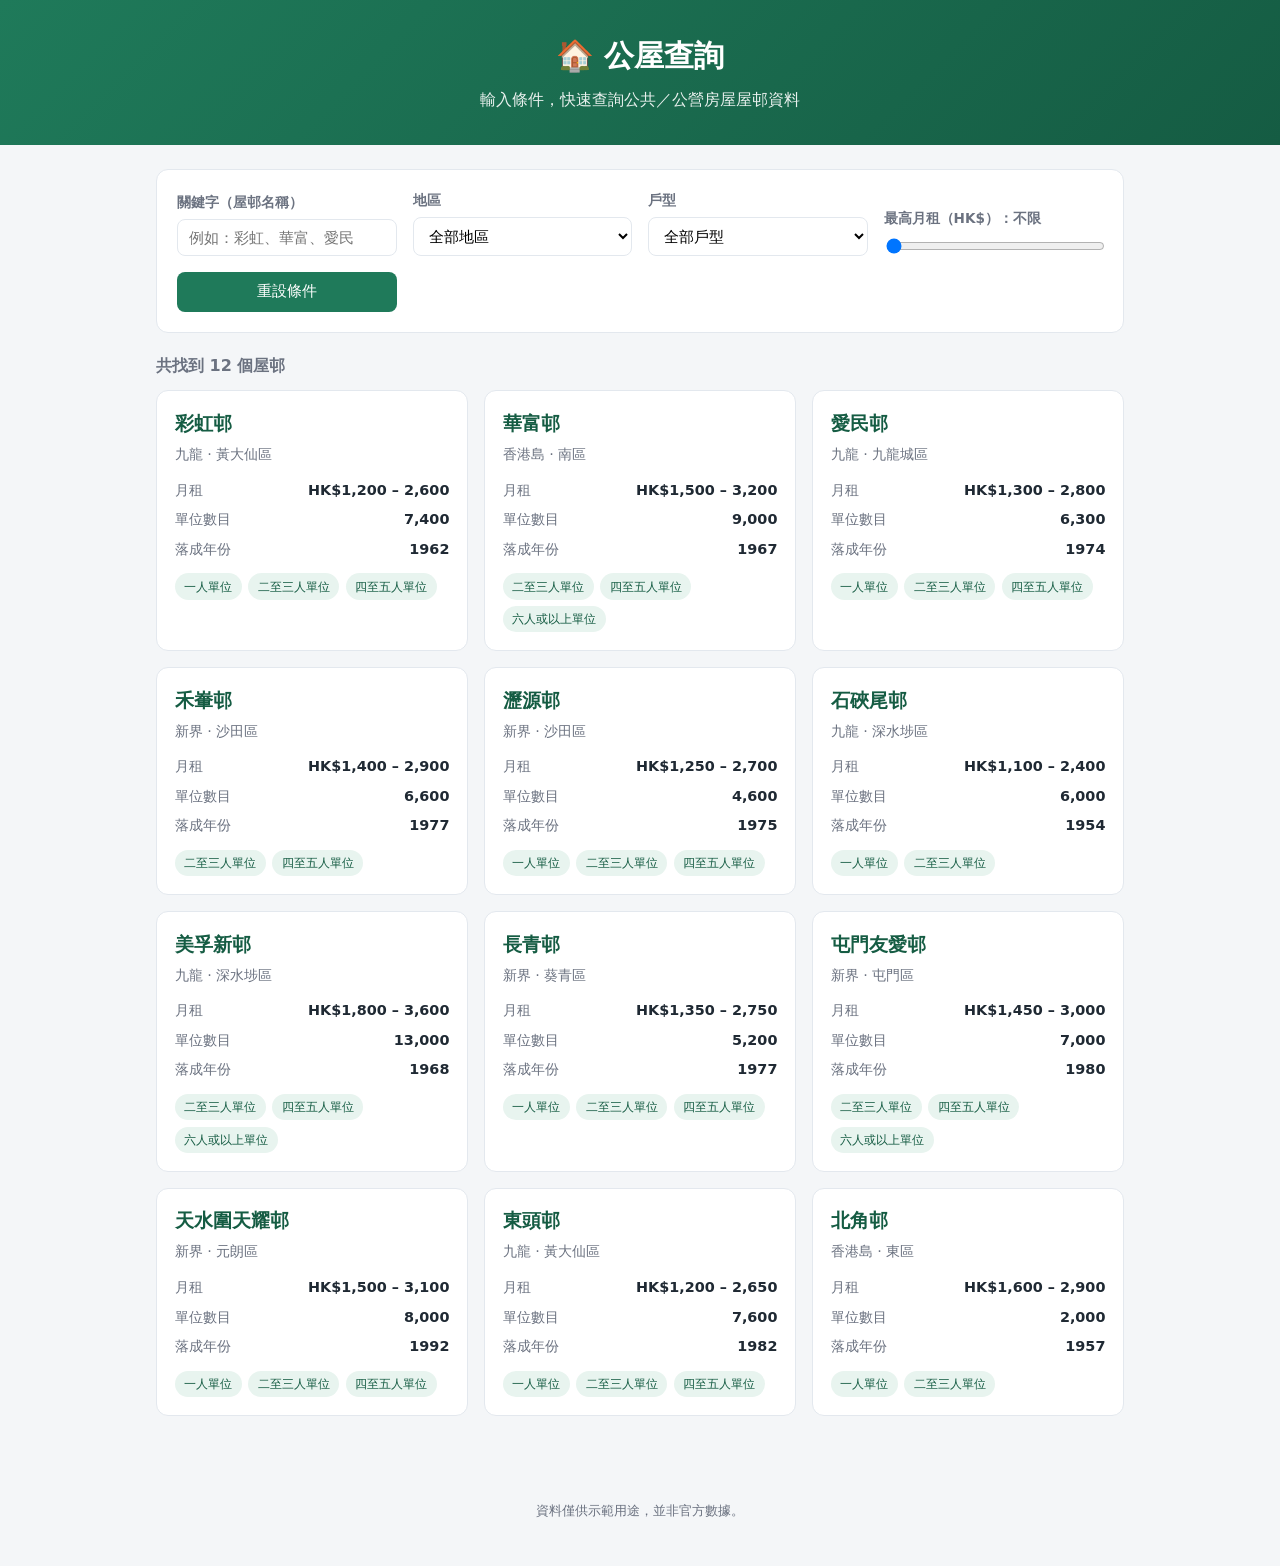
<file: index.html>
<!DOCTYPE html>
<html lang="zh-Hant">
<head>
  <meta charset="UTF-8" />
  <meta name="viewport" content="width=device-width, initial-scale=1.0" />
  <title>公屋查詢 · Public Housing Search</title>
  <link rel="stylesheet" href="styles.css" />
</head>
<body>
  <header class="site-header">
    <h1>🏠 公屋查詢</h1>
    <p class="subtitle">輸入條件，快速查詢公共／公營房屋屋邨資料</p>
  </header>

  <main class="container">
    <section class="filters" aria-label="搜尋條件">
      <div class="field">
        <label for="keyword">關鍵字（屋邨名稱）</label>
        <input id="keyword" type="search" placeholder="例如：彩虹、華富、愛民" autocomplete="off" />
      </div>

      <div class="field">
        <label for="region">地區</label>
        <select id="region">
          <option value="">全部地區</option>
        </select>
      </div>

      <div class="field">
        <label for="flatType">戶型</label>
        <select id="flatType">
          <option value="">全部戶型</option>
        </select>
      </div>

      <div class="field">
        <label for="maxRent">最高月租（HK$）：<span id="maxRentValue">不限</span></label>
        <input id="maxRent" type="range" min="0" max="5000" step="100" value="0" />
      </div>

      <button id="resetBtn" type="button" class="reset-btn">重設條件</button>
    </section>

    <p id="resultCount" class="result-count" role="status"></p>

    <section id="results" class="results" aria-live="polite"></section>
  </main>

  <footer class="site-footer">
    <p>資料僅供示範用途，並非官方數據。</p>
  </footer>

  <script src="data.js"></script>
  <script src="app.js"></script>
</body>
</html>
</file>
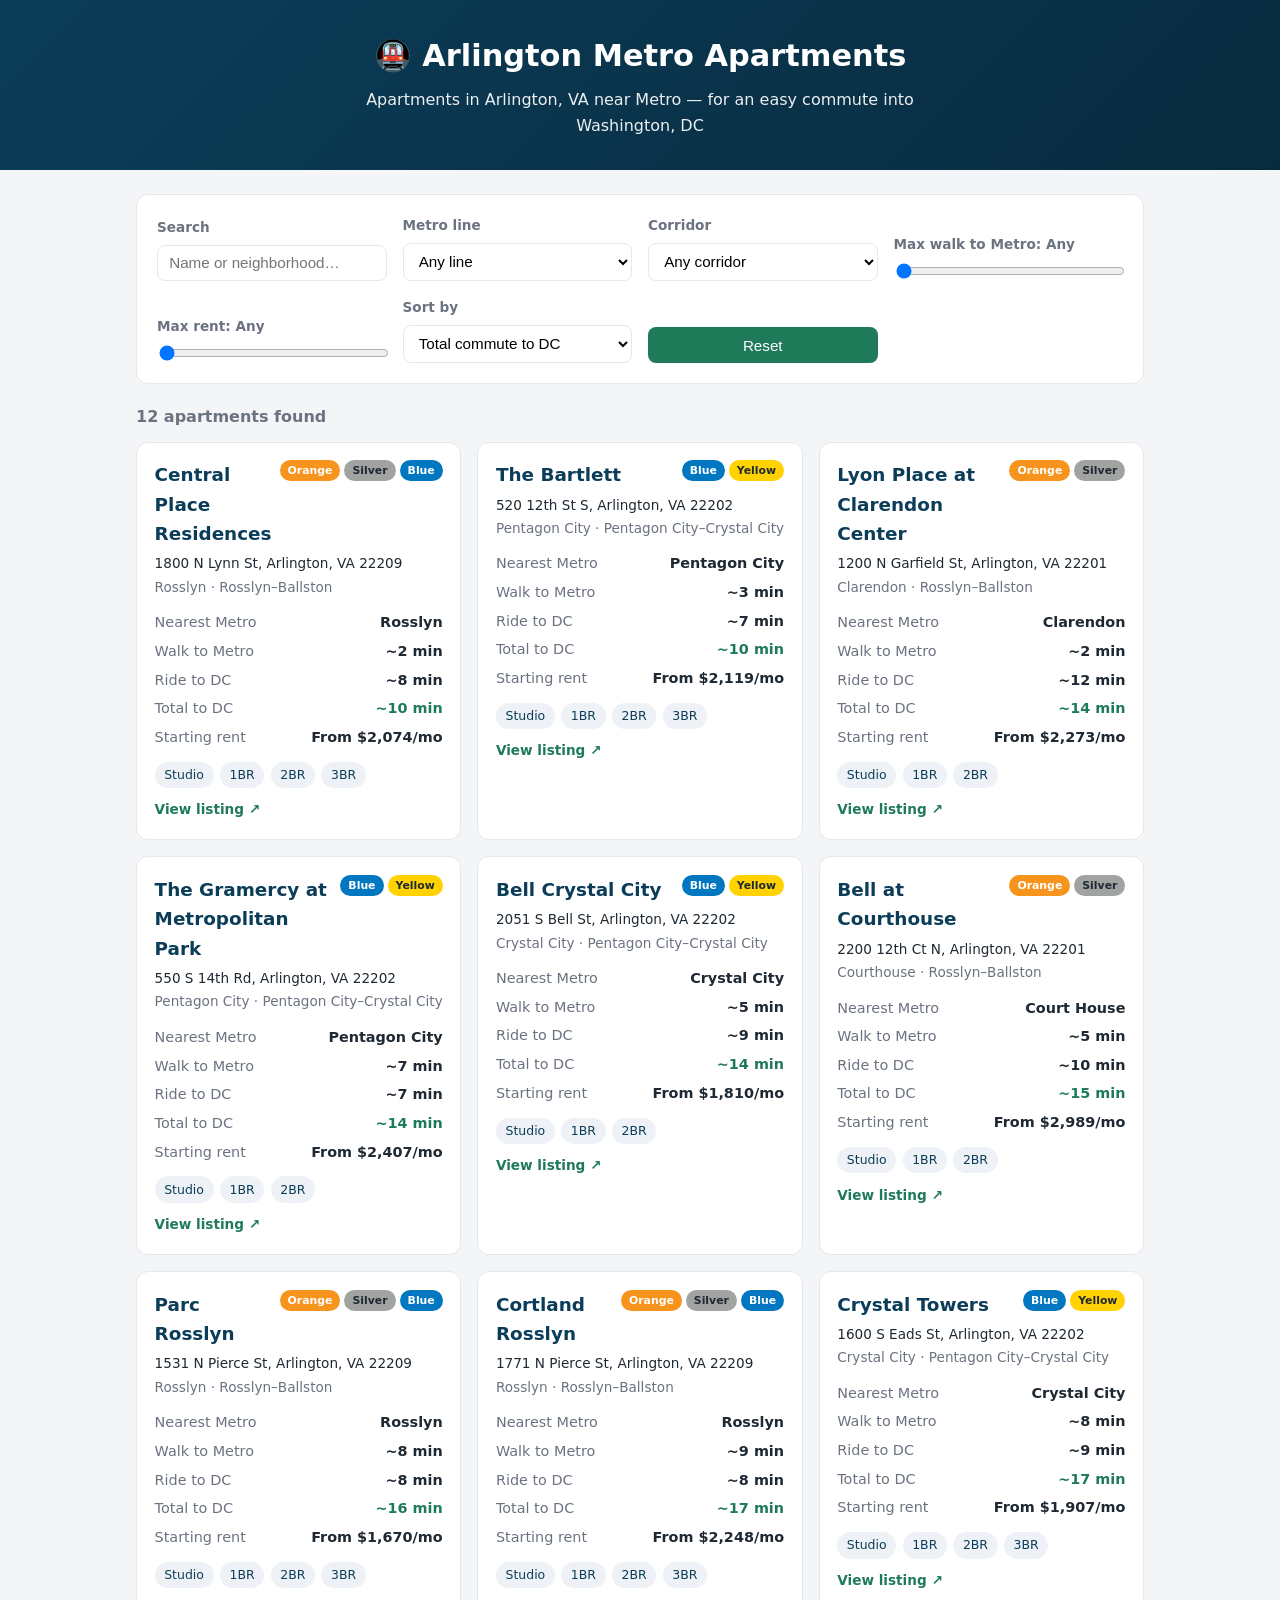
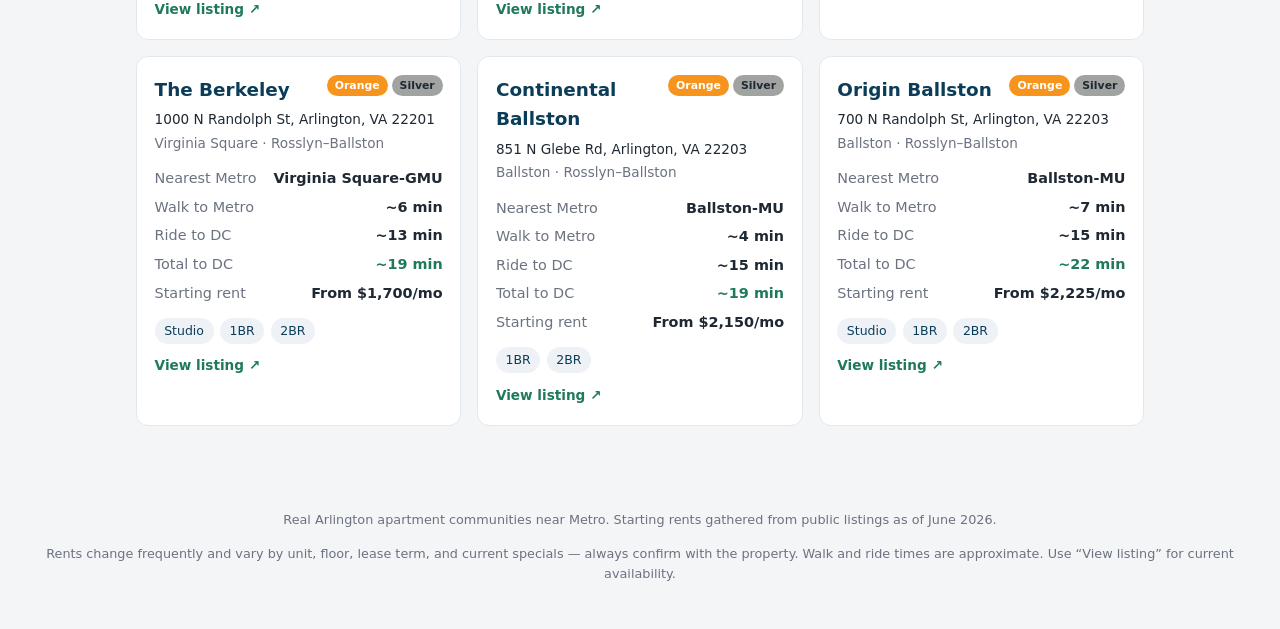
<file: arlington-apartments/index.html>
<!DOCTYPE html>
<html lang="en">
<head>
  <meta charset="UTF-8" />
  <meta name="viewport" content="width=device-width, initial-scale=1.0" />
  <title>Arlington Metro Apartments · Easy Commute to DC</title>
  <link rel="stylesheet" href="styles.css" />
</head>
<body>
  <header class="site-header">
    <h1>🚇 Arlington Metro Apartments</h1>
    <p class="subtitle">Apartments in Arlington, VA near Metro — for an easy commute into Washington, DC</p>
  </header>

  <main class="container">
    <section class="filters" aria-label="Filters">
      <div class="field">
        <label for="keyword">Search</label>
        <input id="keyword" type="search" placeholder="Name or neighborhood…" autocomplete="off" />
      </div>

      <div class="field">
        <label for="line">Metro line</label>
        <select id="line">
          <option value="">Any line</option>
          <option value="Orange">Orange</option>
          <option value="Silver">Silver</option>
          <option value="Blue">Blue</option>
          <option value="Yellow">Yellow</option>
        </select>
      </div>

      <div class="field">
        <label for="corridor">Corridor</label>
        <select id="corridor">
          <option value="">Any corridor</option>
        </select>
      </div>

      <div class="field">
        <label for="maxWalk">Max walk to Metro: <span id="maxWalkValue">Any</span></label>
        <input id="maxWalk" type="range" min="0" max="10" step="1" value="0" />
      </div>

      <div class="field">
        <label for="maxRent">Max rent: <span id="maxRentValue">Any</span></label>
        <input id="maxRent" type="range" min="0" max="5000" step="100" value="0" />
      </div>

      <div class="field">
        <label for="sort">Sort by</label>
        <select id="sort">
          <option value="commute">Total commute to DC</option>
          <option value="walk">Walk to Metro</option>
          <option value="rentLow">Rent: low to high</option>
          <option value="rentHigh">Rent: high to low</option>
        </select>
      </div>

      <button id="resetBtn" type="button" class="reset-btn">Reset</button>
    </section>

    <p id="resultCount" class="result-count" role="status"></p>

    <section id="results" class="results" aria-live="polite"></section>
  </main>

  <footer class="site-footer">
    <p id="dataNote"></p>
    <p>Rents change frequently and vary by unit, floor, lease term, and current specials — always confirm with the property. Walk and ride times are approximate. Use “View listing” for current availability.</p>
  </footer>

  <script src="data.js"></script>
  <script src="app.js"></script>
</body>
</html>
</file>
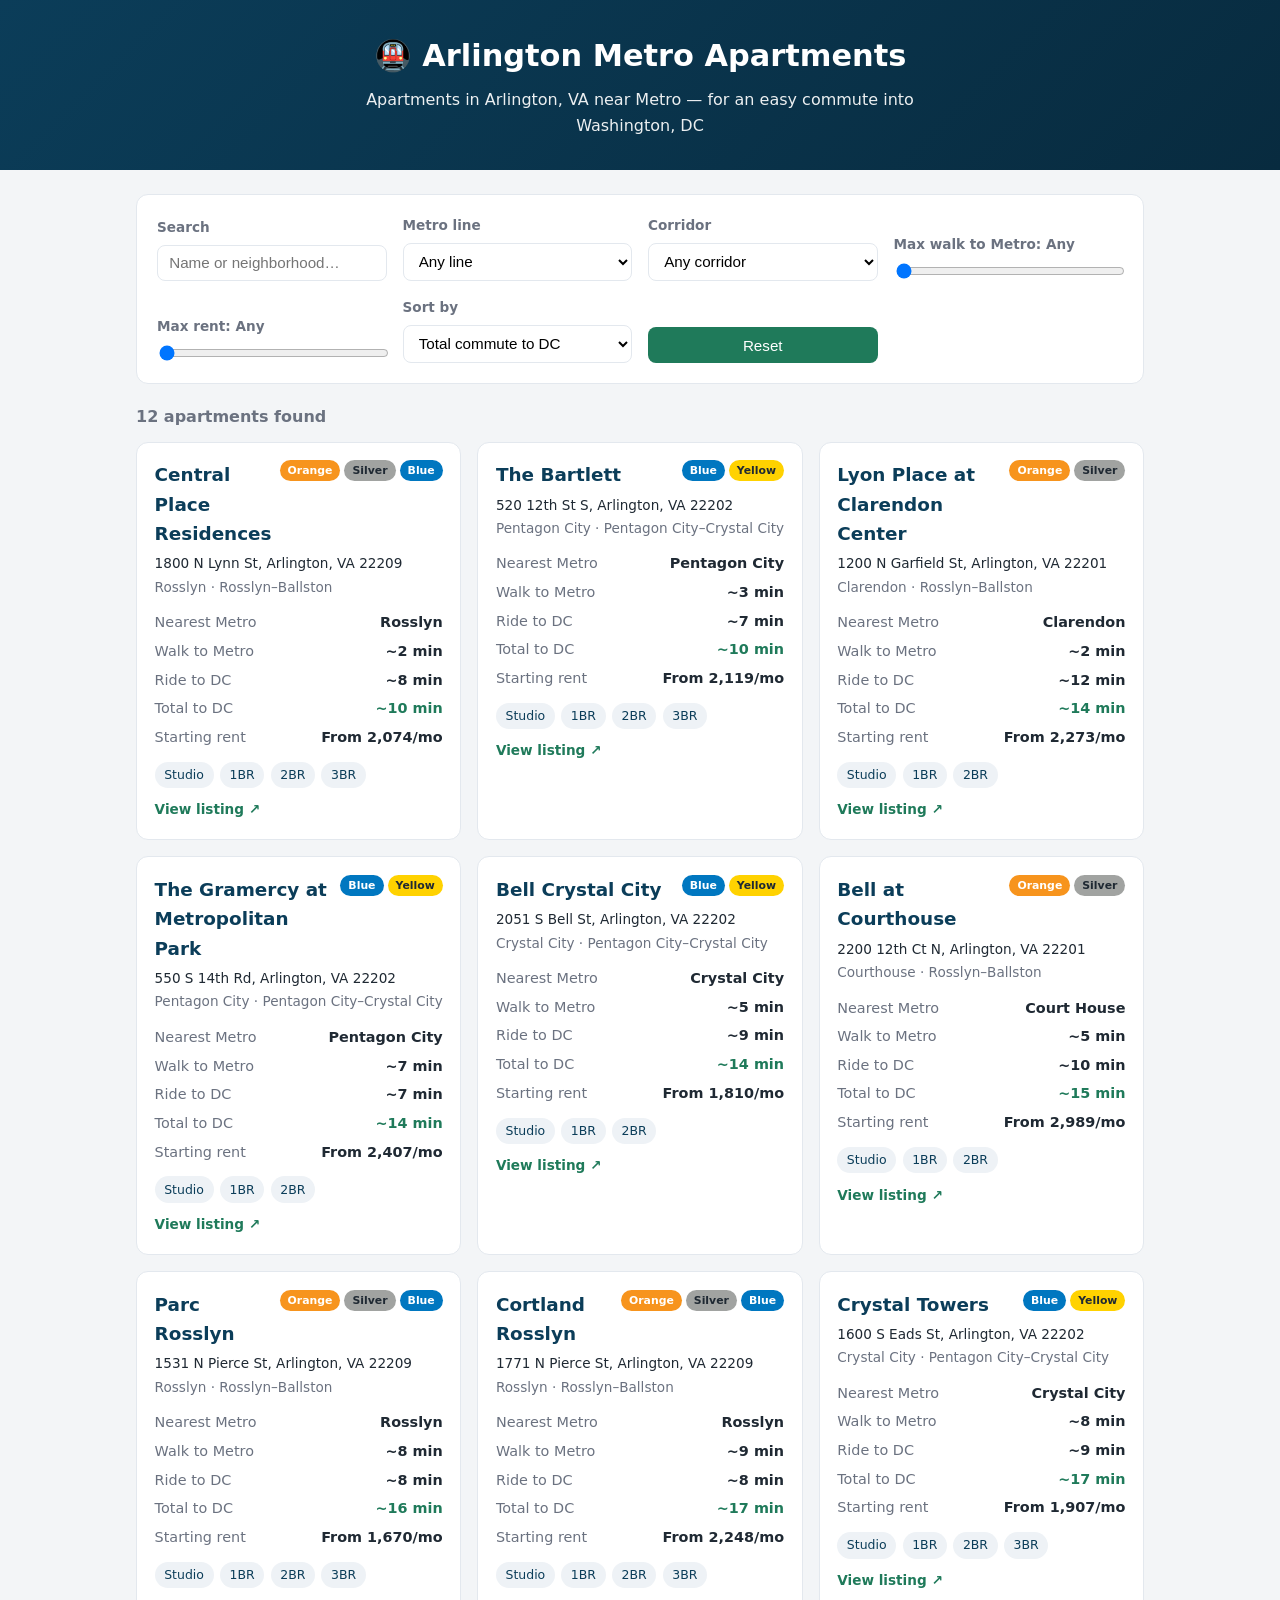
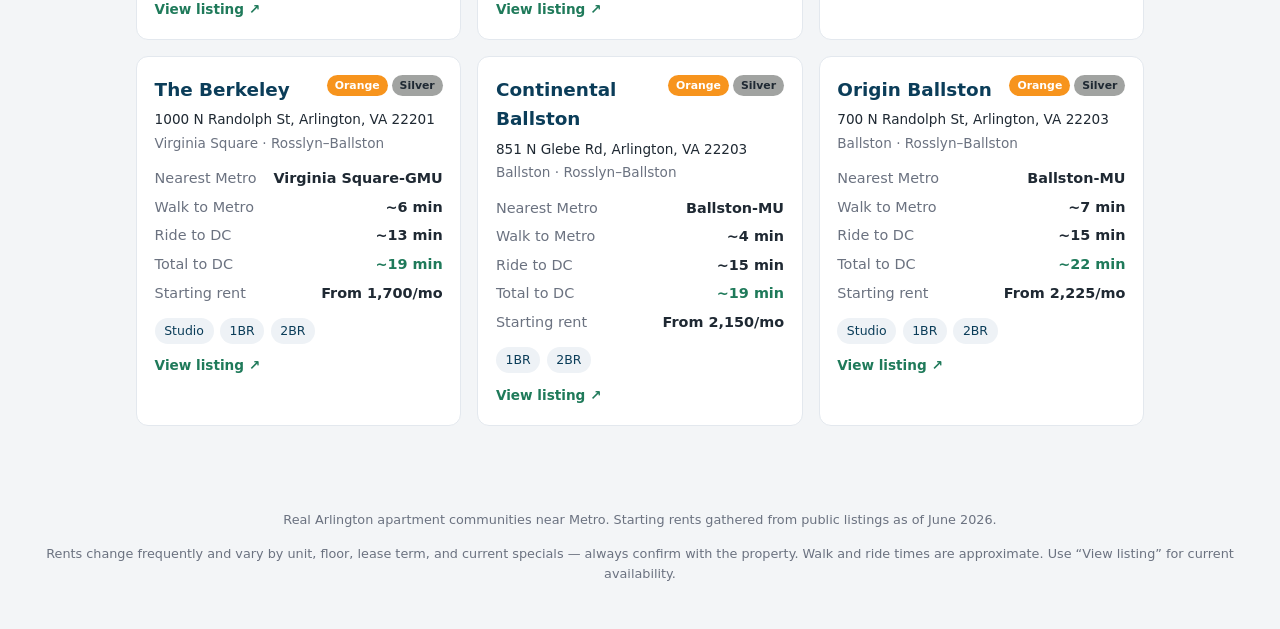
<file: arlington-apartments/preview-standalone.html>
<!DOCTYPE html>
<html lang="en">
<head>
  <meta charset="UTF-8" />
  <meta name="viewport" content="width=device-width, initial-scale=1.0" />
  <title>Arlington Metro Apartments · Easy Commute to DC</title>
  <style>
:root {
  --bg: #f3f5f7;
  --card-bg: #ffffff;
  --primary: #0b3d59;
  --primary-dark: #082b3f;
  --accent: #1f7a5a;
  --text: #1f2933;
  --muted: #6b7280;
  --border: #e3e8ee;
}

* {
  box-sizing: border-box;
}

body {
  margin: 0;
  font-family: system-ui, -apple-system, "Segoe UI", Roboto, sans-serif;
  background: var(--bg);
  color: var(--text);
  line-height: 1.6;
}

.site-header {
  background: linear-gradient(135deg, var(--primary), var(--primary-dark));
  color: #fff;
  text-align: center;
  padding: 2rem 1rem;
}

.site-header h1 {
  margin: 0;
  font-size: 1.9rem;
}

.subtitle {
  margin: 0.4rem auto 0;
  max-width: 640px;
  opacity: 0.92;
}

.container {
  max-width: 1040px;
  margin: 0 auto;
  padding: 1.5rem 1rem 3rem;
}

.filters {
  background: var(--card-bg);
  border: 1px solid var(--border);
  border-radius: 12px;
  padding: 1.25rem;
  display: grid;
  grid-template-columns: repeat(auto-fit, minmax(190px, 1fr));
  gap: 1rem;
  align-items: end;
}

.field {
  display: flex;
  flex-direction: column;
  gap: 0.35rem;
}

.field label {
  font-size: 0.85rem;
  font-weight: 600;
  color: var(--muted);
}

.field input[type="search"],
.field select {
  padding: 0.55rem 0.7rem;
  border: 1px solid var(--border);
  border-radius: 8px;
  font-size: 0.95rem;
  background: #fff;
}

.field input[type="range"] {
  width: 100%;
}

.field input:focus,
.field select:focus {
  outline: 2px solid var(--accent);
  outline-offset: 1px;
}

.reset-btn {
  padding: 0.6rem 1rem;
  background: var(--accent);
  color: #fff;
  border: none;
  border-radius: 8px;
  font-size: 0.95rem;
  cursor: pointer;
  height: fit-content;
}

.reset-btn:hover {
  background: #155c43;
}

.result-count {
  margin: 1.25rem 0 0.75rem;
  font-weight: 600;
  color: var(--muted);
}

.results {
  display: grid;
  grid-template-columns: repeat(auto-fill, minmax(280px, 1fr));
  gap: 1rem;
}

.card {
  background: var(--card-bg);
  border: 1px solid var(--border);
  border-radius: 12px;
  padding: 1.1rem;
  transition: box-shadow 0.15s ease, transform 0.15s ease;
}

.card:hover {
  box-shadow: 0 6px 18px rgba(0, 0, 0, 0.08);
  transform: translateY(-2px);
}

.card-head {
  display: flex;
  justify-content: space-between;
  align-items: flex-start;
  gap: 0.5rem;
}

.card-title {
  margin: 0;
  font-size: 1.15rem;
  color: var(--primary);
}

.lines {
  display: flex;
  gap: 0.25rem;
  flex-shrink: 0;
}

.line-pill {
  font-size: 0.68rem;
  font-weight: 700;
  border-radius: 999px;
  padding: 0.12rem 0.5rem;
  white-space: nowrap;
}

.card-loc {
  margin: 0.3rem 0 0.1rem;
  color: var(--text);
  font-size: 0.85rem;
}

.card-sub {
  margin: 0 0 0.8rem;
  color: var(--muted);
  font-size: 0.85rem;
}

.card-link {
  display: inline-block;
  margin-top: 0.7rem;
  color: var(--accent);
  font-size: 0.85rem;
  font-weight: 600;
  text-decoration: none;
}

.card-link:hover {
  text-decoration: underline;
}

.card-meta {
  margin: 0 0 0.8rem;
  display: grid;
  gap: 0.35rem;
}

.card-meta div {
  display: flex;
  justify-content: space-between;
  font-size: 0.9rem;
}

.card-meta dt {
  color: var(--muted);
}

.card-meta dd {
  margin: 0;
  font-weight: 600;
}

.card-meta .highlight dd {
  color: var(--accent);
}

.tags {
  display: flex;
  flex-wrap: wrap;
  gap: 0.4rem;
}

.tag {
  background: #eef2f6;
  color: var(--primary);
  border-radius: 999px;
  padding: 0.2rem 0.6rem;
  font-size: 0.78rem;
}

.site-footer {
  text-align: center;
  color: var(--muted);
  font-size: 0.8rem;
  padding: 1.5rem 1rem 2rem;
}

</style>
</head>
<body>
  <header class="site-header">
    <h1>🚇 Arlington Metro Apartments</h1>
    <p class="subtitle">Apartments in Arlington, VA near Metro — for an easy commute into Washington, DC</p>
  </header>

  <main class="container">
    <section class="filters" aria-label="Filters">
      <div class="field">
        <label for="keyword">Search</label>
        <input id="keyword" type="search" placeholder="Name or neighborhood…" autocomplete="off" />
      </div>

      <div class="field">
        <label for="line">Metro line</label>
        <select id="line">
          <option value="">Any line</option>
          <option value="Orange">Orange</option>
          <option value="Silver">Silver</option>
          <option value="Blue">Blue</option>
          <option value="Yellow">Yellow</option>
        </select>
      </div>

      <div class="field">
        <label for="corridor">Corridor</label>
        <select id="corridor">
          <option value="">Any corridor</option>
        </select>
      </div>

      <div class="field">
        <label for="maxWalk">Max walk to Metro: <span id="maxWalkValue">Any</span></label>
        <input id="maxWalk" type="range" min="0" max="10" step="1" value="0" />
      </div>

      <div class="field">
        <label for="maxRent">Max rent: <span id="maxRentValue">Any</span></label>
        <input id="maxRent" type="range" min="0" max="5000" step="100" value="0" />
      </div>

      <div class="field">
        <label for="sort">Sort by</label>
        <select id="sort">
          <option value="commute">Total commute to DC</option>
          <option value="walk">Walk to Metro</option>
          <option value="rentLow">Rent: low to high</option>
          <option value="rentHigh">Rent: high to low</option>
        </select>
      </div>

      <button id="resetBtn" type="button" class="reset-btn">Reset</button>
    </section>

    <p id="resultCount" class="result-count" role="status"></p>

    <section id="results" class="results" aria-live="polite"></section>
  </main>

  <footer class="site-footer">
    <p id="dataNote"></p>
    <p>Rents change frequently and vary by unit, floor, lease term, and current specials — always confirm with the property. Walk and ride times are approximate. Use “View listing” for current availability.</p>
  </footer>

  <script>
// Real Arlington, VA apartment communities near Washington Metro stations,
// chosen for an easy commute into Washington, DC.
//
// Building names, addresses, nearest stations, and starting rents were
// gathered from public listings (Apartments.com, RentCafe, and official
// property sites) in JUNE 2026. Rents change frequently and vary by unit,
// floor, lease term, and current specials — always confirm with the property.
//
// `walkMin` and `rideMinToDC` are approximate. Ride times are to downtown DC
// (Metro Center for Orange/Silver/Blue; L'Enfant Plaza for Yellow).
//
// Fields:
//   name, address, station, lines[], corridor, neighborhood,
//   walkMin, rideMinToDC, rentFrom (starting $/mo, June 2026), beds[], source
const RENT_AS_OF = "June 2026";

const APARTMENTS = [
  // ---- Rosslyn (Orange / Silver / Blue) ----
  {
    name: "Central Place Residences",
    address: "1800 N Lynn St, Arlington, VA 22209",
    station: "Rosslyn",
    lines: ["Orange", "Silver", "Blue"],
    corridor: "Rosslyn–Ballston",
    neighborhood: "Rosslyn",
    walkMin: 2,
    rideMinToDC: 8,
    rentFrom: 2074,
    beds: ["Studio", "1BR", "2BR", "3BR"],
    source: "https://www.apartments.com/central-place-arlington-va/smwqx87/",
  },
  {
    name: "Parc Rosslyn",
    address: "1531 N Pierce St, Arlington, VA 22209",
    station: "Rosslyn",
    lines: ["Orange", "Silver", "Blue"],
    corridor: "Rosslyn–Ballston",
    neighborhood: "Rosslyn",
    walkMin: 8,
    rideMinToDC: 8,
    rentFrom: 1670,
    beds: ["Studio", "1BR", "2BR", "3BR"],
    source: "https://www.apartments.com/parc-rosslyn-apartments-arlington-va/fbe5kvs/",
  },
  {
    name: "Cortland Rosslyn",
    address: "1771 N Pierce St, Arlington, VA 22209",
    station: "Rosslyn",
    lines: ["Orange", "Silver", "Blue"],
    corridor: "Rosslyn–Ballston",
    neighborhood: "Rosslyn",
    walkMin: 9,
    rideMinToDC: 8,
    rentFrom: 2248,
    beds: ["Studio", "1BR", "2BR", "3BR"],
    source: "https://www.apartments.com/cortland-rosslyn-arlington-va/gzzpqxw/",
  },

  // ---- Court House (Orange / Silver) ----
  {
    name: "Bell at Courthouse",
    address: "2200 12th Ct N, Arlington, VA 22201",
    station: "Court House",
    lines: ["Orange", "Silver"],
    corridor: "Rosslyn–Ballston",
    neighborhood: "Courthouse",
    walkMin: 5,
    rideMinToDC: 10,
    rentFrom: 2989,
    beds: ["Studio", "1BR", "2BR"],
    source: "https://www.apartments.com/bell-at-courthouse-arlington-va/413scyh/",
  },

  // ---- Clarendon (Orange / Silver) ----
  {
    name: "Lyon Place at Clarendon Center",
    address: "1200 N Garfield St, Arlington, VA 22201",
    station: "Clarendon",
    lines: ["Orange", "Silver"],
    corridor: "Rosslyn–Ballston",
    neighborhood: "Clarendon",
    walkMin: 2,
    rideMinToDC: 12,
    rentFrom: 2273,
    beds: ["Studio", "1BR", "2BR"],
    source: "https://www.lyonplace.com/",
  },

  // ---- Virginia Square (Orange / Silver) ----
  {
    name: "The Berkeley",
    address: "1000 N Randolph St, Arlington, VA 22201",
    station: "Virginia Square-GMU",
    lines: ["Orange", "Silver"],
    corridor: "Rosslyn–Ballston",
    neighborhood: "Virginia Square",
    walkMin: 6,
    rideMinToDC: 13,
    rentFrom: 1700,
    beds: ["Studio", "1BR", "2BR"],
    source: "https://www.apartments.com/the-berkeley-arlington-va/d8p99wl/",
  },

  // ---- Ballston (Orange / Silver) ----
  {
    name: "Origin Ballston",
    address: "700 N Randolph St, Arlington, VA 22203",
    station: "Ballston-MU",
    lines: ["Orange", "Silver"],
    corridor: "Rosslyn–Ballston",
    neighborhood: "Ballston",
    walkMin: 7,
    rideMinToDC: 15,
    rentFrom: 2225,
    beds: ["Studio", "1BR", "2BR"],
    source: "https://www.apartments.com/origin-arlington-va/nj7jhzm/",
  },
  {
    name: "Continental Ballston",
    address: "851 N Glebe Rd, Arlington, VA 22203",
    station: "Ballston-MU",
    lines: ["Orange", "Silver"],
    corridor: "Rosslyn–Ballston",
    neighborhood: "Ballston",
    walkMin: 4,
    rideMinToDC: 15,
    rentFrom: 2150,
    beds: ["1BR", "2BR"],
    source: "https://www.apartments.com/continental-ballston-arlington-va/fktbxdr/",
  },

  // ---- Pentagon City (Blue / Yellow) ----
  {
    name: "The Bartlett",
    address: "520 12th St S, Arlington, VA 22202",
    station: "Pentagon City",
    lines: ["Blue", "Yellow"],
    corridor: "Pentagon City–Crystal City",
    neighborhood: "Pentagon City",
    walkMin: 3,
    rideMinToDC: 7,
    rentFrom: 2119,
    beds: ["Studio", "1BR", "2BR", "3BR"],
    source: "https://www.apartments.com/the-bartlett-arlington-va/hjczy92/",
  },
  {
    name: "The Gramercy at Metropolitan Park",
    address: "550 S 14th Rd, Arlington, VA 22202",
    station: "Pentagon City",
    lines: ["Blue", "Yellow"],
    corridor: "Pentagon City–Crystal City",
    neighborhood: "Pentagon City",
    walkMin: 7,
    rideMinToDC: 7,
    rentFrom: 2407,
    beds: ["Studio", "1BR", "2BR"],
    source: "https://www.gramercyapts.com/",
  },

  // ---- Crystal City (Blue / Yellow) ----
  {
    name: "Crystal Towers",
    address: "1600 S Eads St, Arlington, VA 22202",
    station: "Crystal City",
    lines: ["Blue", "Yellow"],
    corridor: "Pentagon City–Crystal City",
    neighborhood: "Crystal City",
    walkMin: 8,
    rideMinToDC: 9,
    rentFrom: 1907,
    beds: ["Studio", "1BR", "2BR", "3BR"],
    source: "https://www.apartments.com/crystal-towers-arlington-va/kbf8fl9/",
  },
  {
    name: "Bell Crystal City",
    address: "2051 S Bell St, Arlington, VA 22202",
    station: "Crystal City",
    lines: ["Blue", "Yellow"],
    corridor: "Pentagon City–Crystal City",
    neighborhood: "Crystal City",
    walkMin: 5,
    rideMinToDC: 9,
    rentFrom: 1810,
    beds: ["Studio", "1BR", "2BR"],
    source: "https://www.apartments.com/crystal-city-arlington-va/",
  },
];

// Arlington Metro Apartments — filtering, sorting, and rendering.
(function () {
  "use strict";

  const $ = (id) => document.getElementById(id);

  const keywordInput = $("keyword");
  const lineSelect = $("line");
  const corridorSelect = $("corridor");
  const maxWalkInput = $("maxWalk");
  const maxWalkValue = $("maxWalkValue");
  const maxRentInput = $("maxRent");
  const maxRentValue = $("maxRentValue");
  const sortSelect = $("sort");
  const resetBtn = $("resetBtn");
  const resultsEl = $("results");
  const resultCountEl = $("resultCount");

  // Color per Metro line for the line pills.
  const LINE_COLORS = {
    Orange: "#f7941d",
    Silver: "#a1a3a1",
    Blue: "#0077c0",
    Yellow: "#ffd200",
  };

  function totalCommute(apt) {
    return apt.walkMin + apt.rideMinToDC;
  }

  function populateFilters() {
    const corridors = [...new Set(APARTMENTS.map((a) => a.corridor))].sort();
    for (const c of corridors) {
      corridorSelect.appendChild(new Option(c, c));
    }
  }

  function getFilters() {
    return {
      keyword: keywordInput.value.trim().toLowerCase(),
      line: lineSelect.value,
      corridor: corridorSelect.value,
      maxWalk: Number(maxWalkInput.value),
      maxRent: Number(maxRentInput.value),
      sort: sortSelect.value,
    };
  }

  function matches(apt, f) {
    if (f.keyword) {
      const hay = `${apt.name} ${apt.neighborhood} ${apt.station}`.toLowerCase();
      if (!hay.includes(f.keyword)) return false;
    }
    if (f.line && !apt.lines.includes(f.line)) return false;
    if (f.corridor && apt.corridor !== f.corridor) return false;
    if (f.maxWalk > 0 && apt.walkMin > f.maxWalk) return false;
    if (f.maxRent > 0 && apt.rentFrom > f.maxRent) return false;
    return true;
  }

  function sortApts(apts, sort) {
    const sorted = [...apts];
    switch (sort) {
      case "walk":
        sorted.sort((a, b) => a.walkMin - b.walkMin);
        break;
      case "rentLow":
        sorted.sort((a, b) => a.rentFrom - b.rentFrom);
        break;
      case "rentHigh":
        sorted.sort((a, b) => b.rentFrom - a.rentFrom);
        break;
      case "commute":
      default:
        sorted.sort((a, b) => totalCommute(a) - totalCommute(b));
        break;
    }
    return sorted;
  }

  function linePills(lines) {
    return lines
      .map((l) => {
        const color = LINE_COLORS[l] || "#888";
        const textColor = l === "Yellow" || l === "Silver" ? "#1f2933" : "#fff";
        return `<span class="line-pill" style="background:${color};color:${textColor}">${l}</span>`;
      })
      .join("");
  }

  function render(apts) {
    resultsEl.innerHTML = "";

    if (apts.length === 0) {
      resultCountEl.textContent = "No apartments match your filters — try loosening them.";
      return;
    }

    resultCountEl.textContent = `${apts.length} apartment${apts.length === 1 ? "" : "s"} found`;

    for (const a of apts) {
      const card = document.createElement("article");
      card.className = "card";
      card.innerHTML = `
        <div class="card-head">
          <h2 class="card-title">${a.name}</h2>
          <div class="lines">${linePills(a.lines)}</div>
        </div>
        <p class="card-loc">${a.address}</p>
        <p class="card-sub">${a.neighborhood} · ${a.corridor}</p>
        <dl class="card-meta">
          <div><dt>Nearest Metro</dt><dd>${a.station}</dd></div>
          <div><dt>Walk to Metro</dt><dd>~${a.walkMin} min</dd></div>
          <div><dt>Ride to DC</dt><dd>~${a.rideMinToDC} min</dd></div>
          <div class="highlight"><dt>Total to DC</dt><dd>~${totalCommute(a)} min</dd></div>
          <div><dt>Starting rent</dt><dd>From ${a.rentFrom.toLocaleString()}/mo</dd></div>
        </dl>
        <div class="tags">
          ${a.beds.map((b) => `<span class="tag">${b}</span>`).join("")}
        </div>
        <a class="card-link" href="${a.source}" target="_blank" rel="noopener">View listing ↗</a>
      `;
      resultsEl.appendChild(card);
    }
  }

  function update() {
    const f = getFilters();
    maxWalkValue.textContent = f.maxWalk === 0 ? "Any" : `${f.maxWalk} min`;
    maxRentValue.textContent = f.maxRent === 0 ? "Any" : `${f.maxRent.toLocaleString()}`;
    const filtered = sortApts(APARTMENTS.filter((a) => matches(a, f)), f.sort);
    render(filtered);
  }

  function reset() {
    keywordInput.value = "";
    lineSelect.value = "";
    corridorSelect.value = "";
    maxWalkInput.value = "0";
    maxRentInput.value = "0";
    sortSelect.value = "commute";
    update();
  }

  function init() {
    const note = document.getElementById("dataNote");
    if (note && typeof RENT_AS_OF !== "undefined") {
      note.textContent = `Real Arlington apartment communities near Metro. Starting rents gathered from public listings as of ${RENT_AS_OF}.`;
    }
    populateFilters();
    [keywordInput, maxWalkInput, maxRentInput].forEach((el) =>
      el.addEventListener("input", update)
    );
    [lineSelect, corridorSelect, sortSelect].forEach((el) =>
      el.addEventListener("change", update)
    );
    resetBtn.addEventListener("click", reset);
    update();
  }

  document.addEventListener("DOMContentLoaded", init);
})();

</script>
</body>
</html>
</file>
<file: styles.css>
:root {
  --bg: #f4f6f8;
  --card-bg: #ffffff;
  --primary: #1f7a5a;
  --primary-dark: #155c43;
  --text: #1f2933;
  --muted: #6b7280;
  --border: #e3e8ee;
}

* {
  box-sizing: border-box;
}

body {
  margin: 0;
  font-family: "Noto Sans TC", "PingFang TC", "Microsoft JhengHei", system-ui, sans-serif;
  background: var(--bg);
  color: var(--text);
  line-height: 1.6;
}

.site-header {
  background: linear-gradient(135deg, var(--primary), var(--primary-dark));
  color: #fff;
  text-align: center;
  padding: 2rem 1rem;
}

.site-header h1 {
  margin: 0;
  font-size: 1.9rem;
}

.subtitle {
  margin: 0.4rem 0 0;
  opacity: 0.9;
}

.container {
  max-width: 1000px;
  margin: 0 auto;
  padding: 1.5rem 1rem 3rem;
}

.filters {
  background: var(--card-bg);
  border: 1px solid var(--border);
  border-radius: 12px;
  padding: 1.25rem;
  display: grid;
  grid-template-columns: repeat(auto-fit, minmax(200px, 1fr));
  gap: 1rem;
  align-items: end;
}

.field {
  display: flex;
  flex-direction: column;
  gap: 0.35rem;
}

.field label {
  font-size: 0.85rem;
  font-weight: 600;
  color: var(--muted);
}

.field input[type="search"],
.field select {
  padding: 0.55rem 0.7rem;
  border: 1px solid var(--border);
  border-radius: 8px;
  font-size: 0.95rem;
  background: #fff;
}

.field input[type="range"] {
  width: 100%;
}

.field input:focus,
.field select:focus {
  outline: 2px solid var(--primary);
  outline-offset: 1px;
}

.reset-btn {
  padding: 0.6rem 1rem;
  background: var(--primary);
  color: #fff;
  border: none;
  border-radius: 8px;
  font-size: 0.95rem;
  cursor: pointer;
  height: fit-content;
}

.reset-btn:hover {
  background: var(--primary-dark);
}

.result-count {
  margin: 1.25rem 0 0.75rem;
  font-weight: 600;
  color: var(--muted);
}

.results {
  display: grid;
  grid-template-columns: repeat(auto-fill, minmax(260px, 1fr));
  gap: 1rem;
}

.card {
  background: var(--card-bg);
  border: 1px solid var(--border);
  border-radius: 12px;
  padding: 1.1rem;
  transition: box-shadow 0.15s ease, transform 0.15s ease;
}

.card:hover {
  box-shadow: 0 6px 18px rgba(0, 0, 0, 0.08);
  transform: translateY(-2px);
}

.card-title {
  margin: 0;
  font-size: 1.2rem;
  color: var(--primary-dark);
}

.card-loc {
  margin: 0.2rem 0 0.8rem;
  color: var(--muted);
  font-size: 0.9rem;
}

.card-meta {
  margin: 0 0 0.8rem;
  display: grid;
  gap: 0.4rem;
}

.card-meta div {
  display: flex;
  justify-content: space-between;
  font-size: 0.9rem;
}

.card-meta dt {
  color: var(--muted);
}

.card-meta dd {
  margin: 0;
  font-weight: 600;
}

.tags {
  display: flex;
  flex-wrap: wrap;
  gap: 0.4rem;
}

.tag {
  background: #e8f4ef;
  color: var(--primary-dark);
  border-radius: 999px;
  padding: 0.2rem 0.6rem;
  font-size: 0.78rem;
}

.site-footer {
  text-align: center;
  color: var(--muted);
  font-size: 0.8rem;
  padding: 1.5rem 1rem 2rem;
}
</file>
<file: arlington-apartments/styles.css>
:root {
  --bg: #f3f5f7;
  --card-bg: #ffffff;
  --primary: #0b3d59;
  --primary-dark: #082b3f;
  --accent: #1f7a5a;
  --text: #1f2933;
  --muted: #6b7280;
  --border: #e3e8ee;
}

* {
  box-sizing: border-box;
}

body {
  margin: 0;
  font-family: system-ui, -apple-system, "Segoe UI", Roboto, sans-serif;
  background: var(--bg);
  color: var(--text);
  line-height: 1.6;
}

.site-header {
  background: linear-gradient(135deg, var(--primary), var(--primary-dark));
  color: #fff;
  text-align: center;
  padding: 2rem 1rem;
}

.site-header h1 {
  margin: 0;
  font-size: 1.9rem;
}

.subtitle {
  margin: 0.4rem auto 0;
  max-width: 640px;
  opacity: 0.92;
}

.container {
  max-width: 1040px;
  margin: 0 auto;
  padding: 1.5rem 1rem 3rem;
}

.filters {
  background: var(--card-bg);
  border: 1px solid var(--border);
  border-radius: 12px;
  padding: 1.25rem;
  display: grid;
  grid-template-columns: repeat(auto-fit, minmax(190px, 1fr));
  gap: 1rem;
  align-items: end;
}

.field {
  display: flex;
  flex-direction: column;
  gap: 0.35rem;
}

.field label {
  font-size: 0.85rem;
  font-weight: 600;
  color: var(--muted);
}

.field input[type="search"],
.field select {
  padding: 0.55rem 0.7rem;
  border: 1px solid var(--border);
  border-radius: 8px;
  font-size: 0.95rem;
  background: #fff;
}

.field input[type="range"] {
  width: 100%;
}

.field input:focus,
.field select:focus {
  outline: 2px solid var(--accent);
  outline-offset: 1px;
}

.reset-btn {
  padding: 0.6rem 1rem;
  background: var(--accent);
  color: #fff;
  border: none;
  border-radius: 8px;
  font-size: 0.95rem;
  cursor: pointer;
  height: fit-content;
}

.reset-btn:hover {
  background: #155c43;
}

.result-count {
  margin: 1.25rem 0 0.75rem;
  font-weight: 600;
  color: var(--muted);
}

.results {
  display: grid;
  grid-template-columns: repeat(auto-fill, minmax(280px, 1fr));
  gap: 1rem;
}

.card {
  background: var(--card-bg);
  border: 1px solid var(--border);
  border-radius: 12px;
  padding: 1.1rem;
  transition: box-shadow 0.15s ease, transform 0.15s ease;
}

.card:hover {
  box-shadow: 0 6px 18px rgba(0, 0, 0, 0.08);
  transform: translateY(-2px);
}

.card-head {
  display: flex;
  justify-content: space-between;
  align-items: flex-start;
  gap: 0.5rem;
}

.card-title {
  margin: 0;
  font-size: 1.15rem;
  color: var(--primary);
}

.lines {
  display: flex;
  gap: 0.25rem;
  flex-shrink: 0;
}

.line-pill {
  font-size: 0.68rem;
  font-weight: 700;
  border-radius: 999px;
  padding: 0.12rem 0.5rem;
  white-space: nowrap;
}

.card-loc {
  margin: 0.3rem 0 0.1rem;
  color: var(--text);
  font-size: 0.85rem;
}

.card-sub {
  margin: 0 0 0.8rem;
  color: var(--muted);
  font-size: 0.85rem;
}

.card-link {
  display: inline-block;
  margin-top: 0.7rem;
  color: var(--accent);
  font-size: 0.85rem;
  font-weight: 600;
  text-decoration: none;
}

.card-link:hover {
  text-decoration: underline;
}

.card-meta {
  margin: 0 0 0.8rem;
  display: grid;
  gap: 0.35rem;
}

.card-meta div {
  display: flex;
  justify-content: space-between;
  font-size: 0.9rem;
}

.card-meta dt {
  color: var(--muted);
}

.card-meta dd {
  margin: 0;
  font-weight: 600;
}

.card-meta .highlight dd {
  color: var(--accent);
}

.tags {
  display: flex;
  flex-wrap: wrap;
  gap: 0.4rem;
}

.tag {
  background: #eef2f6;
  color: var(--primary);
  border-radius: 999px;
  padding: 0.2rem 0.6rem;
  font-size: 0.78rem;
}

.site-footer {
  text-align: center;
  color: var(--muted);
  font-size: 0.8rem;
  padding: 1.5rem 1rem 2rem;
}
</file>
